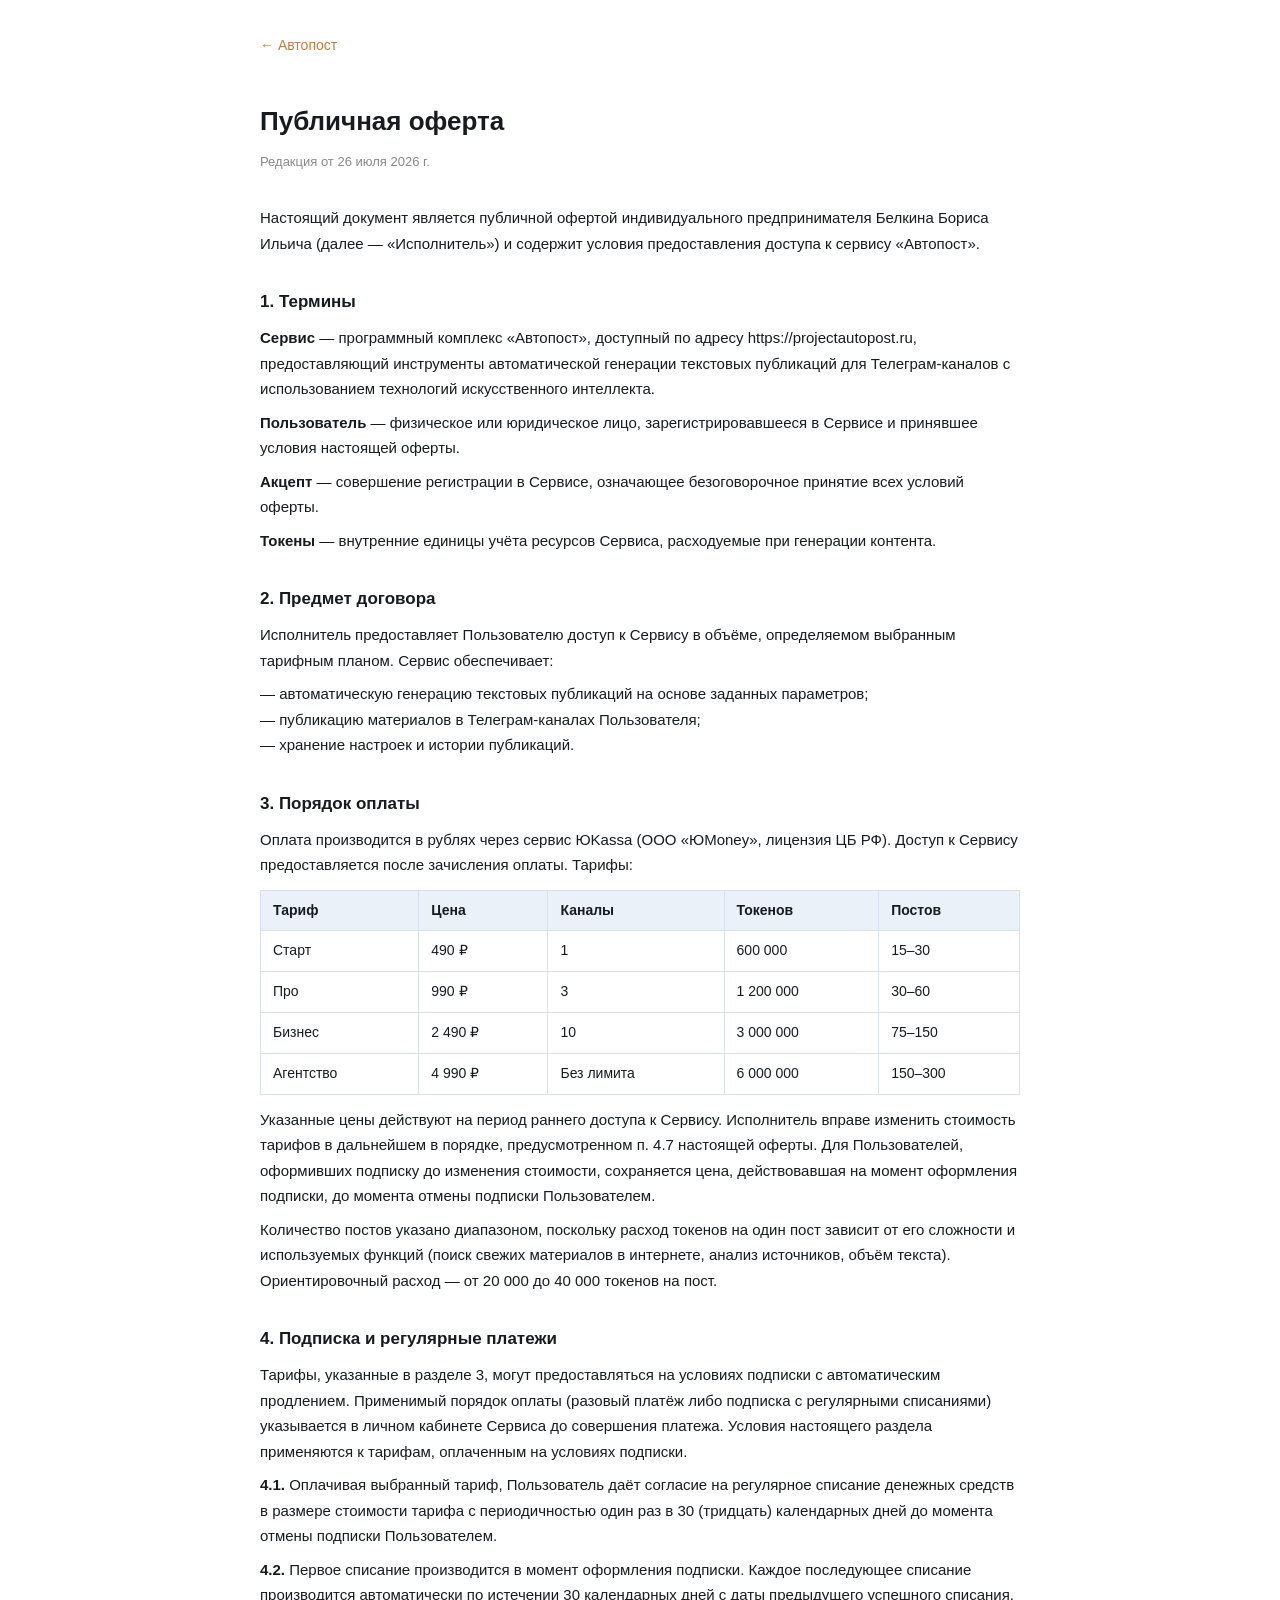
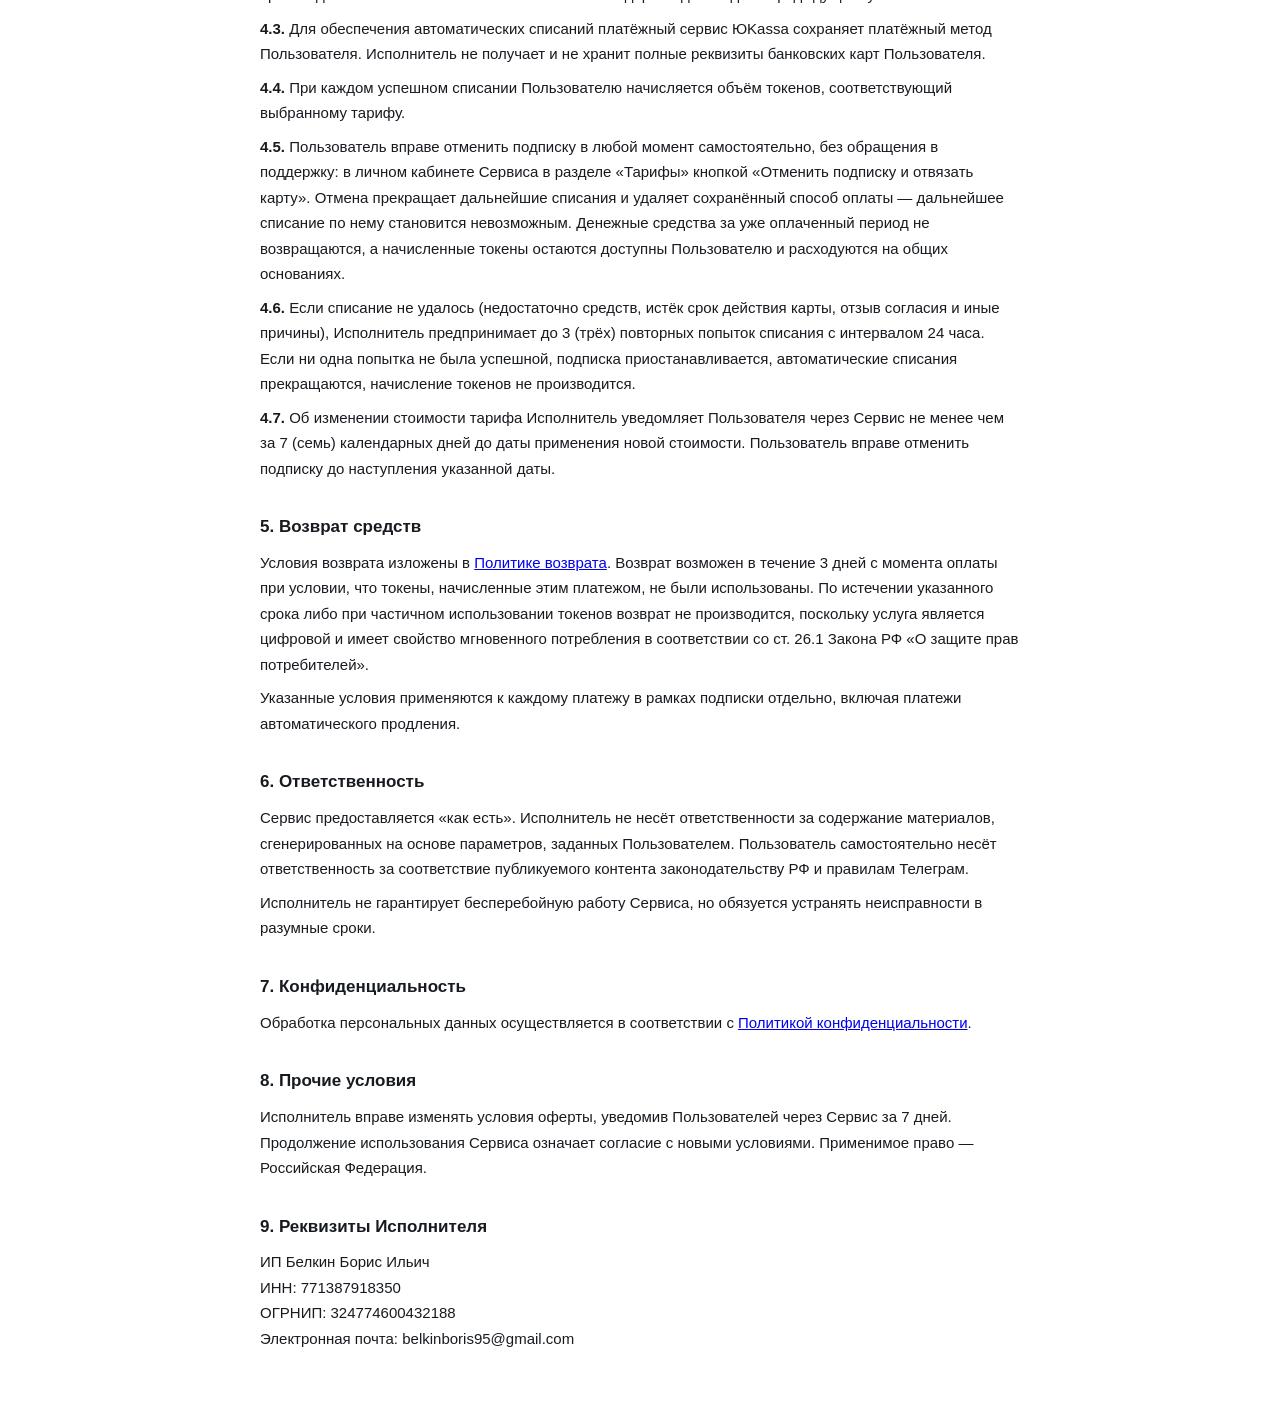
<file: static/legal/offer.html>
<!DOCTYPE html>
<html lang="ru">
<head>
<meta charset="UTF-8">
<meta name="viewport" content="width=device-width, initial-scale=1.0">
<title>Публичная оферта — Автопост</title>
<style>
  body { font-family: -apple-system, BlinkMacSystemFont, 'Segoe UI', sans-serif; max-width: 760px; margin: 0 auto; padding: 32px 24px 64px; color: #171b20; line-height: 1.7; font-size: 15px; }
  h1 { font-size: 26px; margin-bottom: 6px; }
  h2 { font-size: 17px; margin-top: 32px; margin-bottom: 8px; }
  p { margin: 8px 0; }
  .meta { color: #888; font-size: 13px; margin-bottom: 32px; }
  .back { display: inline-block; margin-bottom: 24px; color: #c17d3c; text-decoration: none; font-size: 14px; }
  table { width: 100%; border-collapse: collapse; margin: 12px 0; }
  td, th { border: 1px solid #d7e2ee; padding: 8px 12px; text-align: left; font-size: 14px; }
  th { background: #eaf1f8; font-weight: 600; }
</style>
</head>
<body>
<a href="/" class="back">← Автопост</a>
<h1>Публичная оферта</h1>
<p class="meta">Редакция от 26 июля 2026 г.</p>

<p>Настоящий документ является публичной офертой индивидуального предпринимателя Белкина Бориса Ильича (далее — «Исполнитель») и содержит условия предоставления доступа к сервису «Автопост».</p>

<h2>1. Термины</h2>
<p><b>Сервис</b> — программный комплекс «Автопост», доступный по адресу https://projectautopost.ru, предоставляющий инструменты автоматической генерации текстовых публикаций для Телеграм-каналов с использованием технологий искусственного интеллекта.</p>
<p><b>Пользователь</b> — физическое или юридическое лицо, зарегистрировавшееся в Сервисе и принявшее условия настоящей оферты.</p>
<p><b>Акцепт</b> — совершение регистрации в Сервисе, означающее безоговорочное принятие всех условий оферты.</p>
<p><b>Токены</b> — внутренние единицы учёта ресурсов Сервиса, расходуемые при генерации контента.</p>

<h2>2. Предмет договора</h2>
<p>Исполнитель предоставляет Пользователю доступ к Сервису в объёме, определяемом выбранным тарифным планом. Сервис обеспечивает:</p>
<p>— автоматическую генерацию текстовых публикаций на основе заданных параметров;<br>
— публикацию материалов в Телеграм-каналах Пользователя;<br>
— хранение настроек и истории публикаций.</p>

<h2>3. Порядок оплаты</h2>
<p>Оплата производится в рублях через сервис ЮKassa (ООО «ЮMoney», лицензия ЦБ РФ). Доступ к Сервису предоставляется после зачисления оплаты. Тарифы:</p>
<table>
  <tr><th>Тариф</th><th>Цена</th><th>Каналы</th><th>Токенов</th><th>Постов</th></tr>
  <tr><td>Старт</td><td>490 ₽</td><td>1</td><td>600 000</td><td>15–30</td></tr>
  <tr><td>Про</td><td>990 ₽</td><td>3</td><td>1 200 000</td><td>30–60</td></tr>
  <tr><td>Бизнес</td><td>2 490 ₽</td><td>10</td><td>3 000 000</td><td>75–150</td></tr>
  <tr><td>Агентство</td><td>4 990 ₽</td><td>Без лимита</td><td>6 000 000</td><td>150–300</td></tr>
</table>
<p>Указанные цены действуют на период раннего доступа к Сервису. Исполнитель вправе изменить стоимость тарифов в дальнейшем в порядке, предусмотренном п. 4.7 настоящей оферты. Для Пользователей, оформивших подписку до изменения стоимости, сохраняется цена, действовавшая на момент оформления подписки, до момента отмены подписки Пользователем.</p>
<p>Количество постов указано диапазоном, поскольку расход токенов на один пост зависит от его сложности и используемых функций (поиск свежих материалов в интернете, анализ источников, объём текста). Ориентировочный расход — от 20 000 до 40 000 токенов на пост.</p>

<h2>4. Подписка и регулярные платежи</h2>
<p>Тарифы, указанные в разделе 3, могут предоставляться на условиях подписки с автоматическим продлением. Применимый порядок оплаты (разовый платёж либо подписка с регулярными списаниями) указывается в личном кабинете Сервиса до совершения платежа. Условия настоящего раздела применяются к тарифам, оплаченным на условиях подписки.</p>
<p><b>4.1.</b> Оплачивая выбранный тариф, Пользователь даёт согласие на регулярное списание денежных средств в размере стоимости тарифа с периодичностью один раз в 30 (тридцать) календарных дней до момента отмены подписки Пользователем.</p>
<p><b>4.2.</b> Первое списание производится в момент оформления подписки. Каждое последующее списание производится автоматически по истечении 30 календарных дней с даты предыдущего успешного списания.</p>
<p><b>4.3.</b> Для обеспечения автоматических списаний платёжный сервис ЮKassa сохраняет платёжный метод Пользователя. Исполнитель не получает и не хранит полные реквизиты банковских карт Пользователя.</p>
<p><b>4.4.</b> При каждом успешном списании Пользователю начисляется объём токенов, соответствующий выбранному тарифу.</p>
<p><b>4.5.</b> Пользователь вправе отменить подписку в любой момент самостоятельно, без обращения в поддержку: в личном кабинете Сервиса в разделе «Тарифы» кнопкой «Отменить подписку и отвязать карту». Отмена прекращает дальнейшие списания и удаляет сохранённый способ оплаты — дальнейшее списание по нему становится невозможным. Денежные средства за уже оплаченный период не возвращаются, а начисленные токены остаются доступны Пользователю и расходуются на общих основаниях.</p>
<p><b>4.6.</b> Если списание не удалось (недостаточно средств, истёк срок действия карты, отзыв согласия и иные причины), Исполнитель предпринимает до 3 (трёх) повторных попыток списания с интервалом 24 часа. Если ни одна попытка не была успешной, подписка приостанавливается, автоматические списания прекращаются, начисление токенов не производится.</p>
<p><b>4.7.</b> Об изменении стоимости тарифа Исполнитель уведомляет Пользователя через Сервис не менее чем за 7 (семь) календарных дней до даты применения новой стоимости. Пользователь вправе отменить подписку до наступления указанной даты.</p>

<h2>5. Возврат средств</h2>
<p>Условия возврата изложены в <a href="/legal/refund">Политике возврата</a>. Возврат возможен в течение 3 дней с момента оплаты при условии, что токены, начисленные этим платежом, не были использованы. По истечении указанного срока либо при частичном использовании токенов возврат не производится, поскольку услуга является цифровой и имеет свойство мгновенного потребления в соответствии со ст. 26.1 Закона РФ «О защите прав потребителей».</p>
<p>Указанные условия применяются к каждому платежу в рамках подписки отдельно, включая платежи автоматического продления.</p>

<h2>6. Ответственность</h2>
<p>Сервис предоставляется «как есть». Исполнитель не несёт ответственности за содержание материалов, сгенерированных на основе параметров, заданных Пользователем. Пользователь самостоятельно несёт ответственность за соответствие публикуемого контента законодательству РФ и правилам Телеграм.</p>
<p>Исполнитель не гарантирует бесперебойную работу Сервиса, но обязуется устранять неисправности в разумные сроки.</p>

<h2>7. Конфиденциальность</h2>
<p>Обработка персональных данных осуществляется в соответствии с <a href="/legal/privacy">Политикой конфиденциальности</a>.</p>

<h2>8. Прочие условия</h2>
<p>Исполнитель вправе изменять условия оферты, уведомив Пользователей через Сервис за 7 дней. Продолжение использования Сервиса означает согласие с новыми условиями. Применимое право — Российская Федерация.</p>

<h2>9. Реквизиты Исполнителя</h2>
<p>ИП Белкин Борис Ильич<br>
ИНН: 771387918350<br>
ОГРНИП: 324774600432188<br>
Электронная почта: belkinboris95@gmail.com</p>
</body>
</html>
</file>
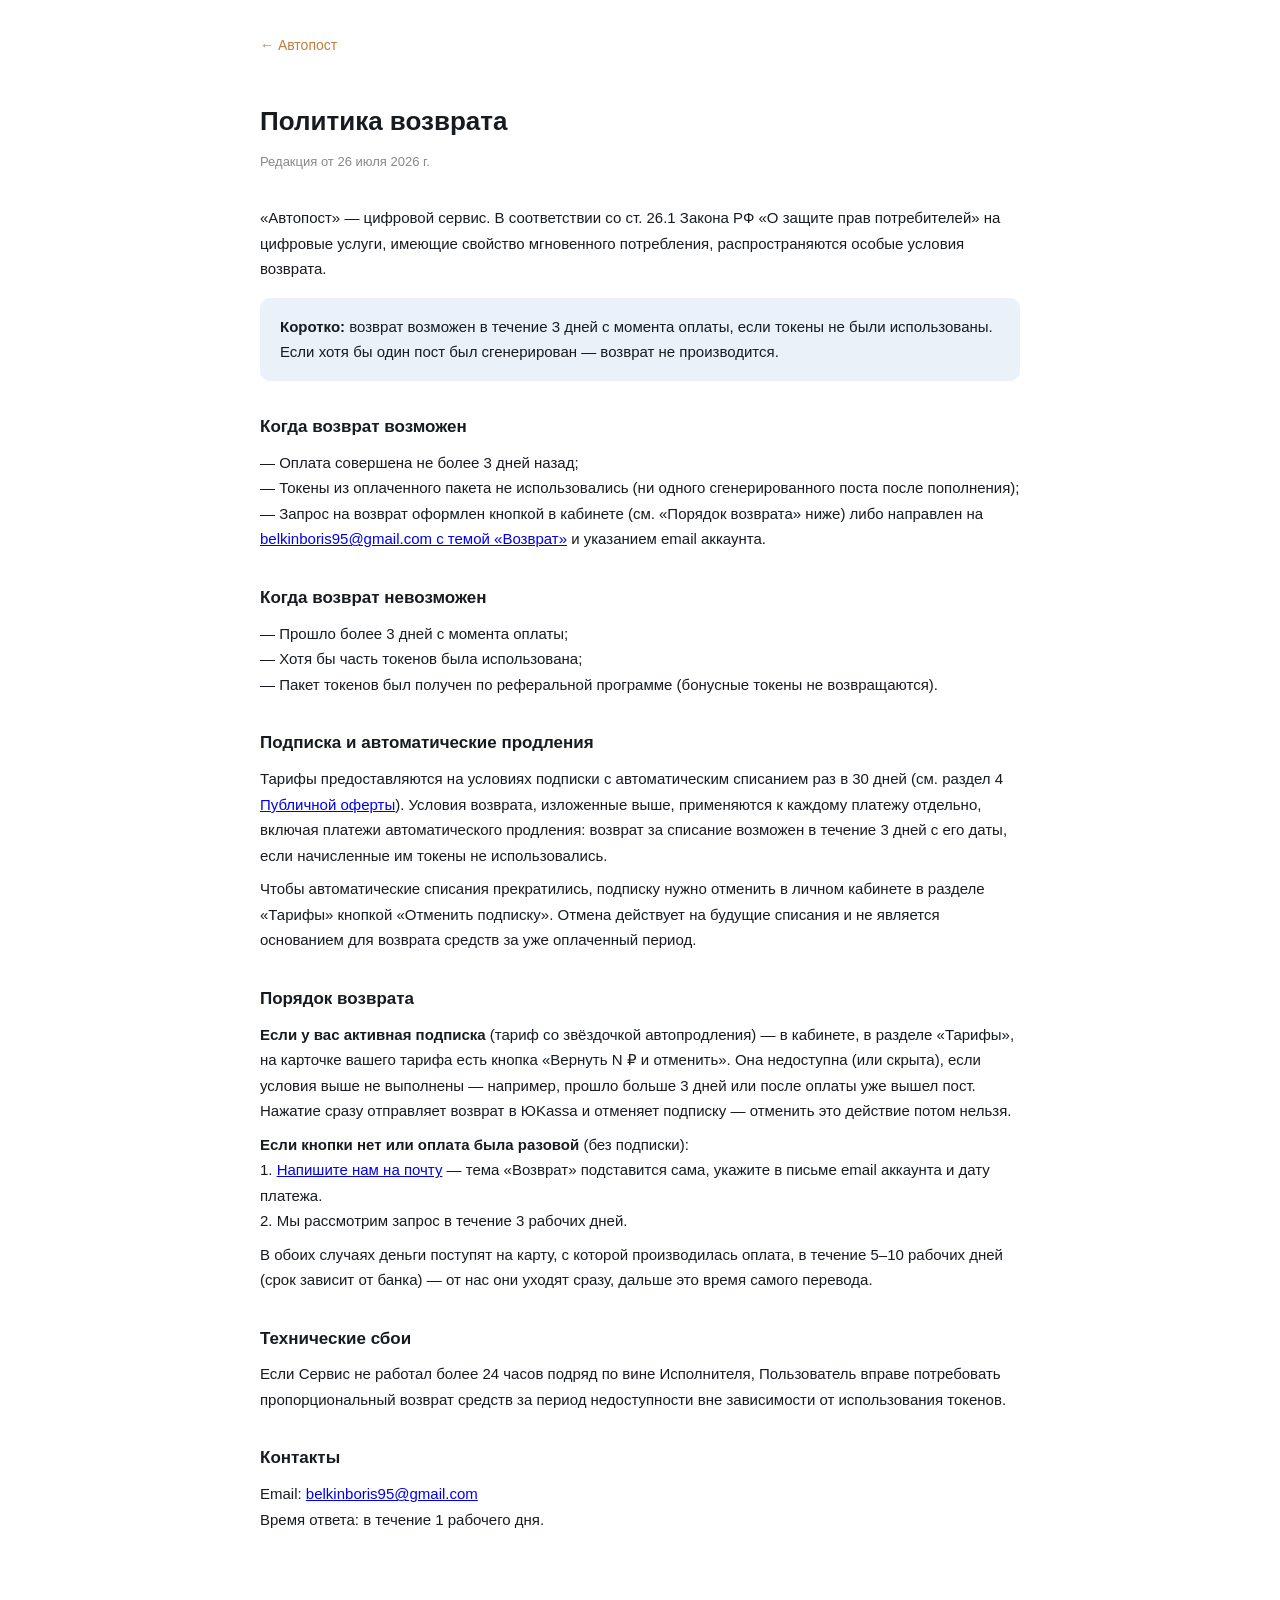
<file: static/legal/refund.html>
<!DOCTYPE html>
<html lang="ru">
<head>
<meta charset="UTF-8">
<meta name="viewport" content="width=device-width, initial-scale=1.0">
<title>Политика возврата — Автопост</title>
<style>
  body { font-family: -apple-system, BlinkMacSystemFont, 'Segoe UI', sans-serif; max-width: 760px; margin: 0 auto; padding: 32px 24px 64px; color: #171b20; line-height: 1.7; font-size: 15px; }
  h1 { font-size: 26px; margin-bottom: 6px; }
  h2 { font-size: 17px; margin-top: 32px; margin-bottom: 8px; }
  p { margin: 8px 0; }
  .meta { color: #888; font-size: 13px; margin-bottom: 32px; }
  .back { display: inline-block; margin-bottom: 24px; color: #c17d3c; text-decoration: none; font-size: 14px; }
  .box { background: #eaf1f8; border-radius: 10px; padding: 16px 20px; margin: 16px 0; }
</style>
</head>
<body>
<a href="/" class="back">← Автопост</a>
<h1>Политика возврата</h1>
<p class="meta">Редакция от 26 июля 2026 г.</p>

<p>«Автопост» — цифровой сервис. В соответствии со ст. 26.1 Закона РФ «О защите прав потребителей» на цифровые услуги, имеющие свойство мгновенного потребления, распространяются особые условия возврата.</p>

<div class="box">
<b>Коротко:</b> возврат возможен в течение 3 дней с момента оплаты, если токены не были использованы. Если хотя бы один пост был сгенерирован — возврат не производится.
</div>

<h2>Когда возврат возможен</h2>
<p>— Оплата совершена не более 3 дней назад;<br>
— Токены из оплаченного пакета не использовались (ни одного сгенерированного поста после пополнения);<br>
— Запрос на возврат оформлен кнопкой в кабинете (см. «Порядок возврата» ниже) либо направлен на <a href="mailto:belkinboris95@gmail.com?subject=%D0%92%D0%BE%D0%B7%D0%B2%D1%80%D0%B0%D1%82&amp;body=Email%20%D0%B0%D0%BA%D0%BA%D0%B0%D1%83%D0%BD%D1%82%D0%B0%3A%20%0A%D0%94%D0%B0%D1%82%D0%B0%20%D0%BF%D0%BB%D0%B0%D1%82%D0%B5%D0%B6%D0%B0%3A%20%0A">belkinboris95@gmail.com с темой «Возврат»</a> и указанием email аккаунта.</p>

<h2>Когда возврат невозможен</h2>
<p>— Прошло более 3 дней с момента оплаты;<br>
— Хотя бы часть токенов была использована;<br>
— Пакет токенов был получен по реферальной программе (бонусные токены не возвращаются).</p>

<h2>Подписка и автоматические продления</h2>
<p>Тарифы предоставляются на условиях подписки с автоматическим списанием раз в 30 дней (см. раздел 4 <a href="/legal/offer">Публичной оферты</a>). Условия возврата, изложенные выше, применяются к каждому платежу отдельно, включая платежи автоматического продления: возврат за списание возможен в течение 3 дней с его даты, если начисленные им токены не использовались.</p>
<p>Чтобы автоматические списания прекратились, подписку нужно отменить в личном кабинете в разделе «Тарифы» кнопкой «Отменить подписку». Отмена действует на будущие списания и не является основанием для возврата средств за уже оплаченный период.</p>

<h2>Порядок возврата</h2>
<p><b>Если у вас активная подписка</b> (тариф со звёздочкой автопродления) — в кабинете, в разделе «Тарифы», на карточке вашего тарифа есть кнопка «Вернуть N ₽ и отменить». Она недоступна (или скрыта), если условия выше не выполнены — например, прошло больше 3 дней или после оплаты уже вышел пост. Нажатие сразу отправляет возврат в ЮKassa и отменяет подписку — отменить это действие потом нельзя.</p>
<p><b>Если кнопки нет или оплата была разовой</b> (без подписки):<br>
1. <a href="mailto:belkinboris95@gmail.com?subject=%D0%92%D0%BE%D0%B7%D0%B2%D1%80%D0%B0%D1%82&amp;body=Email%20%D0%B0%D0%BA%D0%BA%D0%B0%D1%83%D0%BD%D1%82%D0%B0%3A%20%0A%D0%94%D0%B0%D1%82%D0%B0%20%D0%BF%D0%BB%D0%B0%D1%82%D0%B5%D0%B6%D0%B0%3A%20%0A">Напишите нам на почту</a> — тема «Возврат» подставится сама, укажите в письме email аккаунта и дату платежа.<br>
2. Мы рассмотрим запрос в течение 3 рабочих дней.</p>
<p>В обоих случаях деньги поступят на карту, с которой производилась оплата, в течение 5–10 рабочих дней (срок зависит от банка) — от нас они уходят сразу, дальше это время самого перевода.</p>

<h2>Технические сбои</h2>
<p>Если Сервис не работал более 24 часов подряд по вине Исполнителя, Пользователь вправе потребовать пропорциональный возврат средств за период недоступности вне зависимости от использования токенов.</p>

<h2>Контакты</h2>
<p>Email: <a href="mailto:belkinboris95@gmail.com?subject=%D0%92%D0%BE%D0%B7%D0%B2%D1%80%D0%B0%D1%82&amp;body=Email%20%D0%B0%D0%BA%D0%BA%D0%B0%D1%83%D0%BD%D1%82%D0%B0%3A%20%0A%D0%94%D0%B0%D1%82%D0%B0%20%D0%BF%D0%BB%D0%B0%D1%82%D0%B5%D0%B6%D0%B0%3A%20%0A">belkinboris95@gmail.com</a><br>
Время ответа: в течение 1 рабочего дня.</p>
</body>
</html>
</file>
